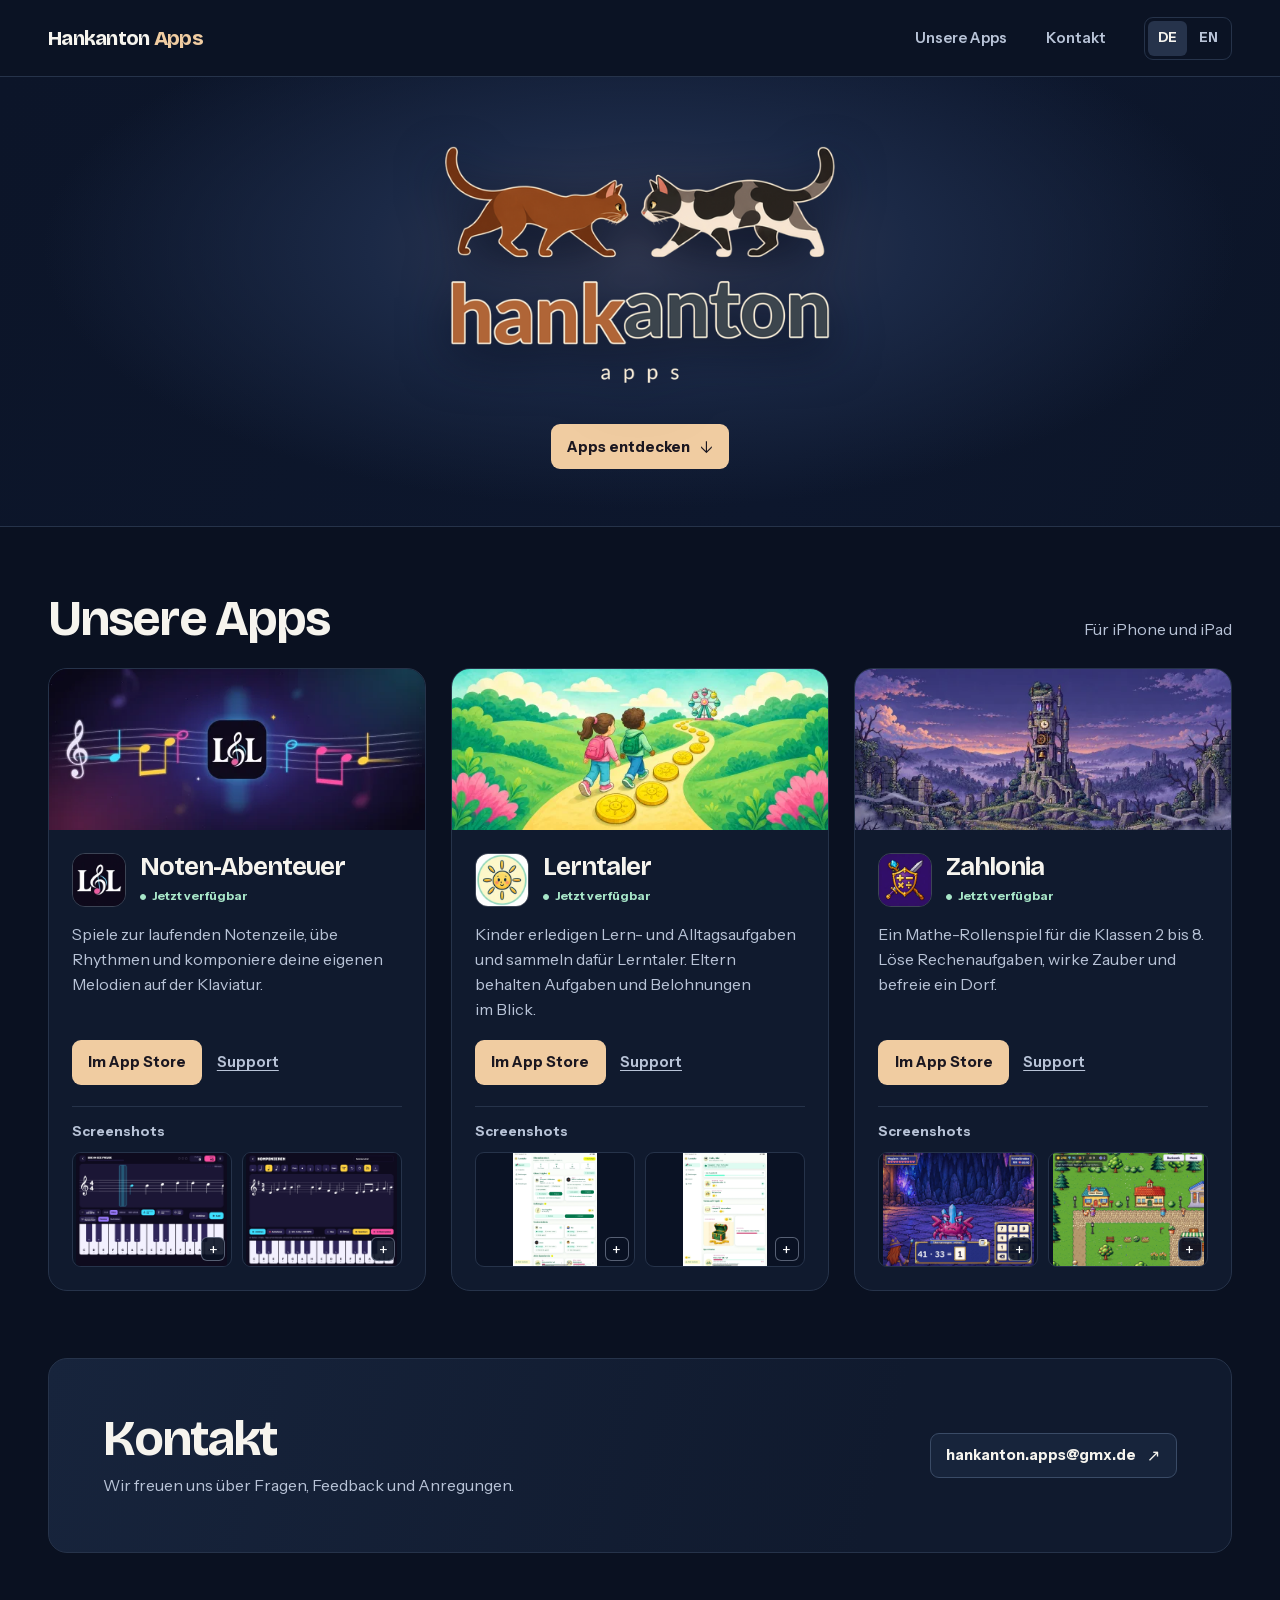
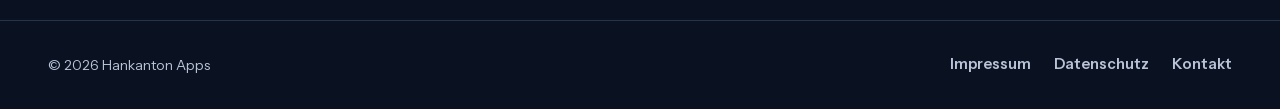
<file: index.html>
<!doctype html>
<html lang="de">
<head>
  <meta charset="utf-8">
  <meta name="viewport" content="width=device-width, initial-scale=1">
  <title>Hankanton Apps</title>
  <meta name="description" content="Entdecke die aktuellen und kommenden Apps von Hankanton Apps.">
  <meta name="theme-color" content="#0a1121">
  <link rel="canonical" href="https://hankanton-apps.de/">
  <link rel="alternate" hreflang="de" href="https://hankanton-apps.de/">
  <link rel="alternate" hreflang="en" href="https://hankanton-apps.de/en/">
  <link rel="alternate" hreflang="x-default" href="https://hankanton-apps.de/">
  <link rel="icon" type="image/png" href="./assets/brand/hankanton-apps.png">
  <link rel="stylesheet" href="./assets/site.css">
</head>
<body>
  <a class="skip button button-accent" href="#inhalt">Zum Inhalt springen</a>
  <header class="site-header">
    <div class="wrap">
      <a class="wordmark" href="./">Hankanton <span>Apps</span></a>
      <nav class="nav" aria-label="Hauptnavigation">
        <a href="./#apps">Unsere Apps</a>
        <a href="./#kontakt">Kontakt</a>
        <div class="languages" role="group" aria-label="Sprache">
          <a href="./" lang="de" hreflang="de" aria-label="Deutsch" aria-current="page">DE</a>
          <a href="./en/" lang="en" hreflang="en" aria-label="English">EN</a>
        </div>
      </nav>
    </div>
  </header>
  <main id="inhalt" tabindex="-1">
    <section class="hero" aria-labelledby="intro-title">
      <div class="wrap hero-inner">
        <h1 id="intro-title">
          <img src="./assets/brand/hankanton-apps.png" alt="Hankanton Apps" width="514" height="325" fetchpriority="high">
        </h1>
        <a class="button button-accent" href="#apps">Apps entdecken <span class="arrow" aria-hidden="true">↓</span></a>
      </div>
    </section>
    <section class="wrap apps" id="apps" aria-labelledby="apps-title">
      <div class="section-heading">
        <h2 id="apps-title">Unsere Apps</h2>
        <p>Für iPhone und iPad</p>
      </div>
      <div class="app-grid">
        <article class="app-card" aria-labelledby="noten-abenteuer">
          <img class="app-cover" src="./assets/noten-abenteuer/cover-520.webp"
            srcset="./assets/noten-abenteuer/cover-520.webp 520w, ./assets/noten-abenteuer/cover-1040.webp 1040w"
            sizes="(max-width: 570px) calc(100vw - 2rem), (max-width: 1080px) 47vw, 400px"
            width="520" height="223" alt="Bunte Musiknoten um das Logo von Noten-Abenteuer" decoding="async">
          <div class="app-body">
            <div class="app-title">
              <img class="app-icon" src="./assets/noten-abenteuer/icon.webp" alt="" width="54" height="54" decoding="async">
              <div>
                <h3 id="noten-abenteuer">Noten-Abenteuer</h3>
                <p class="status available">Jetzt verfügbar</p>
              </div>
            </div>
            <p class="app-description">Spiele zur laufenden Notenzeile, übe Rhythmen und komponiere deine eigenen Melodien auf der Klaviatur.</p>
            <div class="app-actions">
              <a class="button button-accent" href="https://apps.apple.com/de/app/id6821079795">Im App Store</a>
              <a class="text-link" href="https://hankanton.github.io/noten-abenteuer-support/">Support</a>
            </div>
            <div class="app-gallery">
              <p class="gallery-label">Screenshots</p>
              <div class="screens">
                <a href="./assets/noten-abenteuer/play-de.webp" aria-label="Vergrößern · Band-Modus mit Klaviatur">
                  <img src="./assets/noten-abenteuer/play-de.webp" alt="Band-Modus mit Klaviatur" width="1440" height="1080" loading="lazy" decoding="async">
                </a>
                <a href="./assets/noten-abenteuer/compose-de.webp" aria-label="Vergrößern · Eine Melodie komponieren">
                  <img src="./assets/noten-abenteuer/compose-de.webp" alt="Eine Melodie komponieren" width="1440" height="1080" loading="lazy" decoding="async">
                </a>
              </div>
            </div>
          </div>
        </article>
        <article class="app-card" aria-labelledby="lerntaler">
          <img class="app-cover" src="./assets/lerntaler/cover-520.webp"
            srcset="./assets/lerntaler/cover-520.webp 520w, ./assets/lerntaler/cover-1040.webp 1040w"
            sizes="(max-width: 570px) calc(100vw - 2rem), (max-width: 1080px) 47vw, 400px"
            width="520" height="223" alt="Zwei Kinder folgen einem Weg aus Lerntalern" decoding="async">
          <div class="app-body">
            <div class="app-title">
              <img class="app-icon" src="./assets/lerntaler/icon.webp" alt="" width="54" height="54" decoding="async">
              <div>
                <h3 id="lerntaler">Lerntaler</h3>
                <p class="status available">Jetzt verfügbar</p>
              </div>
            </div>
            <p class="app-description">Kinder erledigen Lern- und Alltagsaufgaben und sammeln dafür Lerntaler. Eltern behalten Aufgaben und Belohnungen im Blick.</p>
            <div class="app-actions">
              <a class="button button-accent" href="https://apps.apple.com/app/id6797849327">Im App Store</a>
              <a class="text-link" href="https://hankanton.github.io/lerntaler/">Support</a>
            </div>
            <div class="app-gallery">
              <p class="gallery-label">Screenshots</p>
              <div class="screens">
                <a href="./assets/lerntaler/parent-de.webp" aria-label="Vergrößern · Lerntaler aus Elternsicht">
                  <img src="./assets/lerntaler/parent-de.webp" alt="Lerntaler aus Elternsicht" width="900" height="1200" loading="lazy" decoding="async">
                </a>
                <a href="./assets/lerntaler/child-de.webp" aria-label="Vergrößern · Heutige Aufgaben aus Kindersicht">
                  <img src="./assets/lerntaler/child-de.webp" alt="Heutige Aufgaben aus Kindersicht" width="900" height="1200" loading="lazy" decoding="async">
                </a>
              </div>
            </div>
          </div>
        </article>
        <article class="app-card" aria-labelledby="zahlonia">
          <img class="app-cover" src="./assets/zahlonia/cover-520.webp"
            srcset="./assets/zahlonia/cover-520.webp 520w, ./assets/zahlonia/cover-1040.webp 1040w"
            sizes="(max-width: 570px) calc(100vw - 2rem), (max-width: 1080px) 47vw, 400px"
            width="520" height="223" alt="Der Zahlenturm über einem Tal in der Abenddämmerung" decoding="async">
          <div class="app-body">
            <div class="app-title">
              <img class="app-icon" src="./assets/zahlonia/icon.webp" alt="" width="54" height="54" decoding="async">
              <div>
                <h3 id="zahlonia">Zahlonia</h3>
                <p class="status available">Jetzt verfügbar</p>
              </div>
            </div>
            <p class="app-description">Ein Mathe-Rollenspiel für die Klassen 2 bis 8. Löse Rechenaufgaben, wirke Zauber und befreie ein Dorf.</p>
            <div class="app-actions">
              <a class="button button-accent" href="https://apps.apple.com/app/id6821342129">Im App Store</a>
              <a class="text-link" href="https://hankanton.github.io/zahlonia-support/">Support</a>
            </div>
            <div class="app-gallery">
              <p class="gallery-label">Screenshots</p>
              <div class="screens">
                <a href="./assets/zahlonia/maths-de.webp" aria-label="Vergrößern · Eine Rechenaufgabe im Kampf">
                  <img src="./assets/zahlonia/maths-de.webp" alt="Eine Rechenaufgabe im Kampf" width="1440" height="1080" loading="lazy" decoding="async">
                </a>
                <a href="./assets/zahlonia/village-de.webp" aria-label="Vergrößern · Das Dorf in Zahlonia">
                  <img src="./assets/zahlonia/village-de.webp" alt="Das Dorf in Zahlonia" width="1440" height="1080" loading="lazy" decoding="async">
                </a>
              </div>
            </div>
          </div>
        </article>
      </div>
    </section>
    <section class="wrap contact" id="kontakt" aria-labelledby="contact-title">
      <div>
        <h2 id="contact-title">Kontakt</h2>
        <p>Wir freuen uns über Fragen, Feedback und Anregungen.</p>
      </div>
      <a class="button" href="mailto:hankanton.apps@gmx.de">hankanton.apps@gmx.de <span class="arrow" aria-hidden="true">↗</span></a>
    </section>
  </main>
  <dialog class="viewer" aria-labelledby="viewer-caption">
    <form method="dialog" class="viewer-bar">
      <p id="viewer-caption"></p>
      <button class="button" type="submit" aria-label="Schließen" autofocus>×</button>
    </form>
    <img alt="">
  </dialog>
  <script src="./assets/gallery.js" defer></script>
  <footer class="site-footer">
    <div class="wrap">
      <small>© 2026 Hankanton Apps</small>
      <nav class="footer-links" aria-label="Rechtliche Informationen">
        <a href="impressum.html">Impressum</a>
        <a href="datenschutz.html">Datenschutz</a>
        <a href="./#kontakt">Kontakt</a>
      </nav>
    </div>
  </footer>
</body>
</html>
</file>
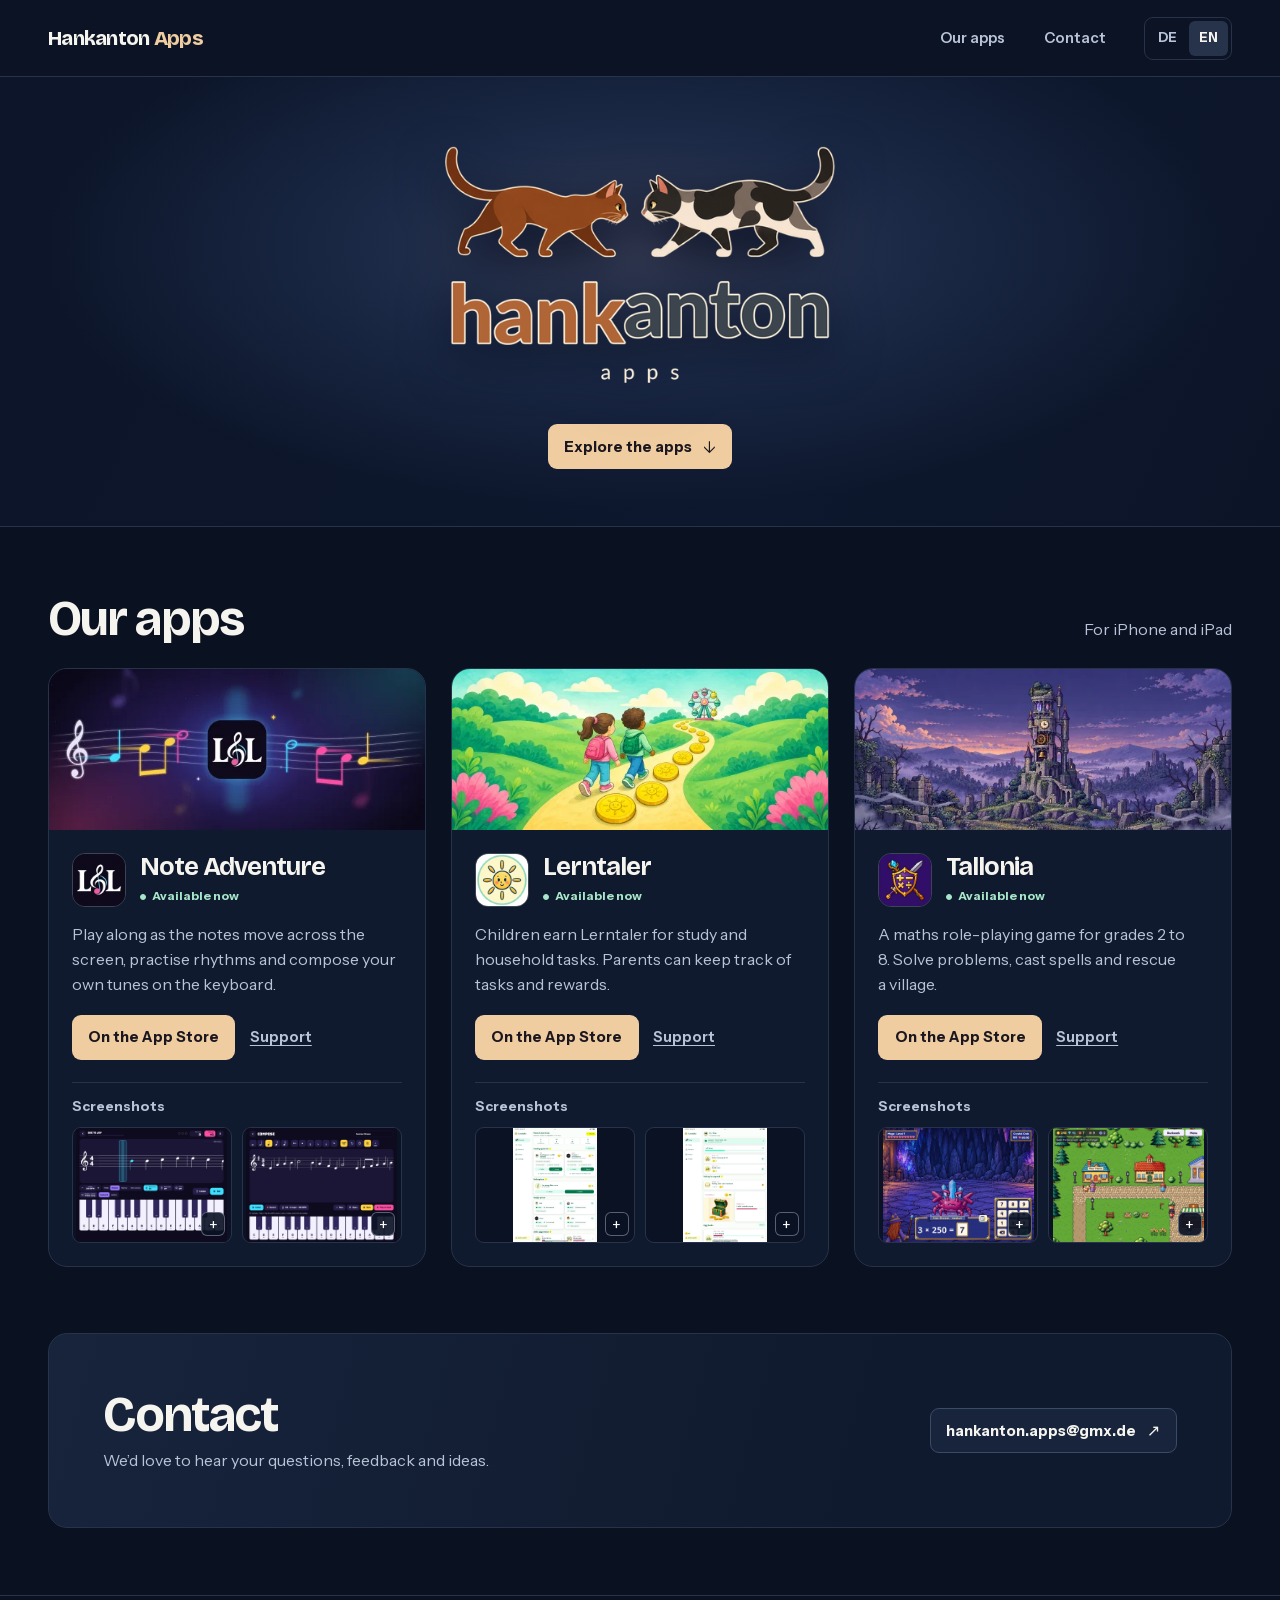
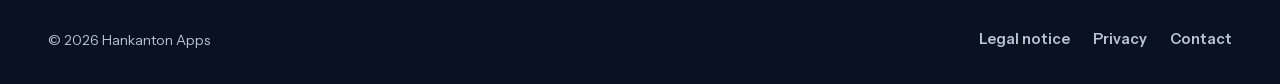
<file: en/index.html>
<!doctype html>
<html lang="en">
<head>
  <meta charset="utf-8">
  <meta name="viewport" content="width=device-width, initial-scale=1">
  <title>Hankanton Apps</title>
  <meta name="description" content="Explore current and upcoming releases from Hankanton Apps.">
  <meta name="theme-color" content="#0a1121">
  <link rel="canonical" href="https://hankanton-apps.de/en/">
  <link rel="alternate" hreflang="de" href="https://hankanton-apps.de/">
  <link rel="alternate" hreflang="en" href="https://hankanton-apps.de/en/">
  <link rel="alternate" hreflang="x-default" href="https://hankanton-apps.de/">
  <link rel="icon" type="image/png" href="../assets/brand/hankanton-apps.png">
  <link rel="stylesheet" href="../assets/site.css">
</head>
<body>
  <a class="skip button button-accent" href="#inhalt">Skip to content</a>
  <header class="site-header">
    <div class="wrap">
      <a class="wordmark" href="./">Hankanton <span>Apps</span></a>
      <nav class="nav" aria-label="Main navigation">
        <a href="./#apps">Our apps</a>
        <a href="./#kontakt">Contact</a>
        <div class="languages" role="group" aria-label="Language">
          <a href="../" lang="de" hreflang="de" aria-label="Deutsch">DE</a>
          <a href="../en/" lang="en" hreflang="en" aria-label="English" aria-current="page">EN</a>
        </div>
      </nav>
    </div>
  </header>
  <main id="inhalt" tabindex="-1">
    <section class="hero" aria-labelledby="intro-title">
      <div class="wrap hero-inner">
        <h1 id="intro-title">
          <img src="../assets/brand/hankanton-apps.png" alt="Hankanton Apps" width="514" height="325" fetchpriority="high">
        </h1>
        <a class="button button-accent" href="#apps">Explore the apps <span class="arrow" aria-hidden="true">↓</span></a>
      </div>
    </section>
    <section class="wrap apps" id="apps" aria-labelledby="apps-title">
      <div class="section-heading">
        <h2 id="apps-title">Our apps</h2>
        <p>For iPhone and iPad</p>
      </div>
      <div class="app-grid">
        <article class="app-card" aria-labelledby="noten-abenteuer">
          <img class="app-cover" src="../assets/noten-abenteuer/cover-520.webp"
            srcset="../assets/noten-abenteuer/cover-520.webp 520w, ../assets/noten-abenteuer/cover-1040.webp 1040w"
            sizes="(max-width: 570px) calc(100vw - 2rem), (max-width: 1080px) 47vw, 400px"
            width="520" height="223" alt="Colourful notes around the Note Adventure logo" decoding="async">
          <div class="app-body">
            <div class="app-title">
              <img class="app-icon" src="../assets/noten-abenteuer/icon.webp" alt="" width="54" height="54" decoding="async">
              <div>
                <h3 id="noten-abenteuer">Note Adventure</h3>
                <p class="status available">Available now</p>
              </div>
            </div>
            <p class="app-description">Play along as the notes move across the screen, practise rhythms and compose your own tunes on the keyboard.</p>
            <div class="app-actions">
              <a class="button button-accent" href="https://apps.apple.com/app/id6821079795">On the App Store</a>
              <a class="text-link" href="https://hankanton.github.io/noten-abenteuer-support/en/">Support</a>
            </div>
            <div class="app-gallery">
              <p class="gallery-label">Screenshots</p>
              <div class="screens">
                <a href="../assets/noten-abenteuer/play-en.webp" aria-label="Enlarge · Band mode with the keyboard">
                  <img src="../assets/noten-abenteuer/play-en.webp" alt="Band mode with the keyboard" width="1440" height="1080" loading="lazy" decoding="async">
                </a>
                <a href="../assets/noten-abenteuer/compose-en.webp" aria-label="Enlarge · Composing a melody">
                  <img src="../assets/noten-abenteuer/compose-en.webp" alt="Composing a melody" width="1440" height="1080" loading="lazy" decoding="async">
                </a>
              </div>
            </div>
          </div>
        </article>
        <article class="app-card" aria-labelledby="lerntaler">
          <img class="app-cover" src="../assets/lerntaler/cover-520.webp"
            srcset="../assets/lerntaler/cover-520.webp 520w, ../assets/lerntaler/cover-1040.webp 1040w"
            sizes="(max-width: 570px) calc(100vw - 2rem), (max-width: 1080px) 47vw, 400px"
            width="520" height="223" alt="Two children follow a path of Lerntaler coins" decoding="async">
          <div class="app-body">
            <div class="app-title">
              <img class="app-icon" src="../assets/lerntaler/icon.webp" alt="" width="54" height="54" decoding="async">
              <div>
                <h3 id="lerntaler">Lerntaler</h3>
                <p class="status available">Available now</p>
              </div>
            </div>
            <p class="app-description">Children earn Lerntaler for study and household tasks. Parents can keep track of tasks and rewards.</p>
            <div class="app-actions">
              <a class="button button-accent" href="https://apps.apple.com/app/id6797849327">On the App Store</a>
              <a class="text-link" href="https://hankanton.github.io/lerntaler/en/">Support</a>
            </div>
            <div class="app-gallery">
              <p class="gallery-label">Screenshots</p>
              <div class="screens">
                <a href="../assets/lerntaler/parent-en.webp" aria-label="Enlarge · The Lerntaler parent dashboard">
                  <img src="../assets/lerntaler/parent-en.webp" alt="The Lerntaler parent dashboard" width="900" height="1200" loading="lazy" decoding="async">
                </a>
                <a href="../assets/lerntaler/child-en.webp" aria-label="Enlarge · Today’s tasks in the child’s view">
                  <img src="../assets/lerntaler/child-en.webp" alt="Today’s tasks in the child’s view" width="900" height="1200" loading="lazy" decoding="async">
                </a>
              </div>
            </div>
          </div>
        </article>
        <article class="app-card" aria-labelledby="zahlonia">
          <img class="app-cover" src="../assets/zahlonia/cover-520.webp"
            srcset="../assets/zahlonia/cover-520.webp 520w, ../assets/zahlonia/cover-1040.webp 1040w"
            sizes="(max-width: 570px) calc(100vw - 2rem), (max-width: 1080px) 47vw, 400px"
            width="520" height="223" alt="The Number Tower overlooking a valley at dusk" decoding="async">
          <div class="app-body">
            <div class="app-title">
              <img class="app-icon" src="../assets/zahlonia/icon.webp" alt="" width="54" height="54" decoding="async">
              <div>
                <h3 id="zahlonia">Tallonia</h3>
                <p class="status available">Available now</p>
              </div>
            </div>
            <p class="app-description">A maths role-playing game for grades 2 to 8. Solve problems, cast spells and rescue a village.</p>
            <div class="app-actions">
              <a class="button button-accent" href="https://apps.apple.com/app/id6821342129">On the App Store</a>
              <a class="text-link" href="https://hankanton.github.io/zahlonia-support/en/">Support</a>
            </div>
            <div class="app-gallery">
              <p class="gallery-label">Screenshots</p>
              <div class="screens">
                <a href="../assets/zahlonia/maths-en.webp" aria-label="Enlarge · A maths problem during battle">
                  <img src="../assets/zahlonia/maths-en.webp" alt="A maths problem during battle" width="1440" height="1080" loading="lazy" decoding="async">
                </a>
                <a href="../assets/zahlonia/village-en.webp" aria-label="Enlarge · The village in Tallonia">
                  <img src="../assets/zahlonia/village-en.webp" alt="The village in Tallonia" width="1440" height="1080" loading="lazy" decoding="async">
                </a>
              </div>
            </div>
          </div>
        </article>
      </div>
    </section>
    <section class="wrap contact" id="kontakt" aria-labelledby="contact-title">
      <div>
        <h2 id="contact-title">Contact</h2>
        <p>We’d love to hear your questions, feedback and ideas.</p>
      </div>
      <a class="button" href="mailto:hankanton.apps@gmx.de">hankanton.apps@gmx.de <span class="arrow" aria-hidden="true">↗</span></a>
    </section>
  </main>
  <dialog class="viewer" aria-labelledby="viewer-caption">
    <form method="dialog" class="viewer-bar">
      <p id="viewer-caption"></p>
      <button class="button" type="submit" aria-label="Close" autofocus>×</button>
    </form>
    <img alt="">
  </dialog>
  <script src="../assets/gallery.js" defer></script>
  <footer class="site-footer">
    <div class="wrap">
      <small>© 2026 Hankanton Apps</small>
      <nav class="footer-links" aria-label="Legal information">
        <a href="legal-notice.html">Legal notice</a>
        <a href="privacy.html">Privacy</a>
        <a href="./#kontakt">Contact</a>
      </nav>
    </div>
  </footer>
</body>
</html>
</file>
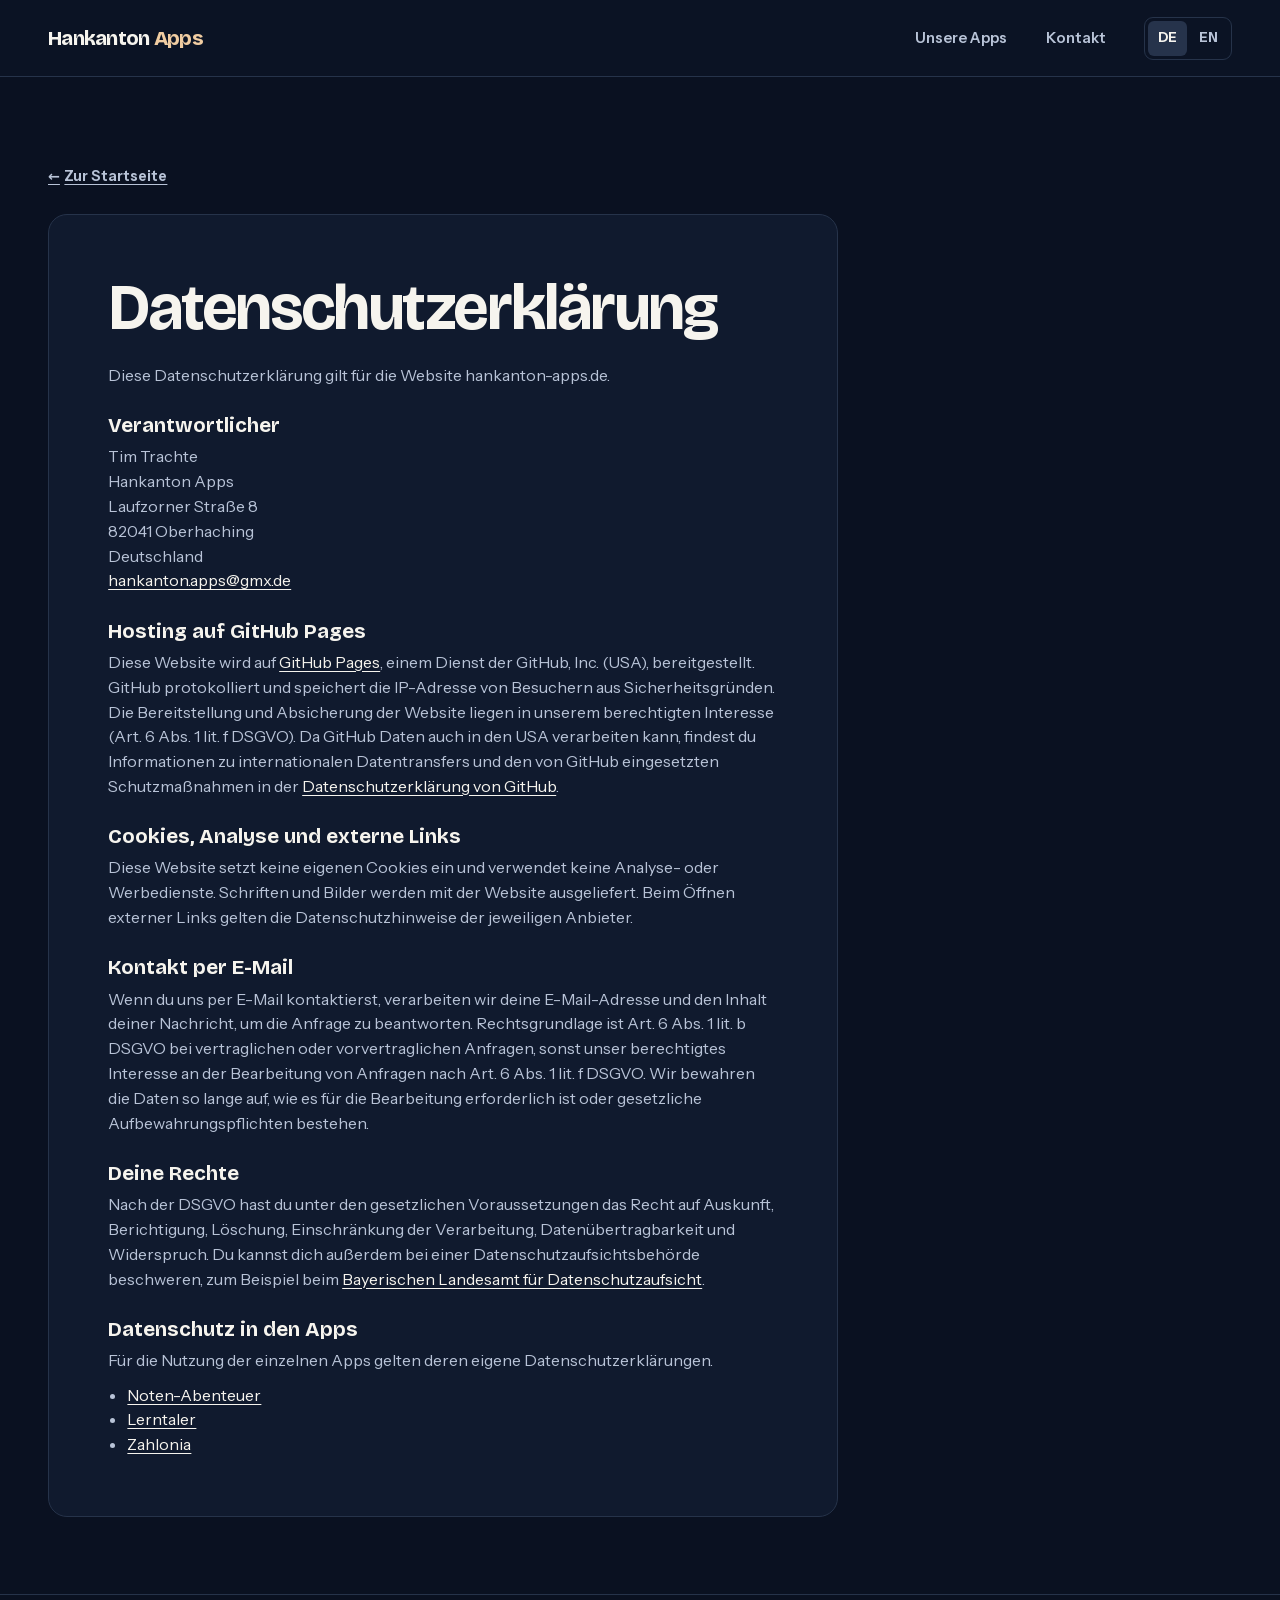
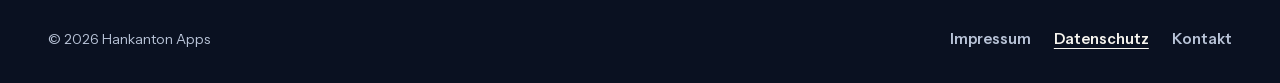
<file: datenschutz.html>
<!doctype html>
<html lang="de">
<head>
  <meta charset="utf-8">
  <meta name="viewport" content="width=device-width, initial-scale=1">
  <title>Datenschutzerklärung | Hankanton Apps</title>
  <meta name="description" content="Datenschutzerklärung · Hankanton Apps">
  <meta name="theme-color" content="#0a1121">
  <link rel="canonical" href="https://hankanton-apps.de/datenschutz.html">
  <link rel="alternate" hreflang="de" href="https://hankanton-apps.de/datenschutz.html">
  <link rel="alternate" hreflang="en" href="https://hankanton-apps.de/en/privacy.html">
  <link rel="alternate" hreflang="x-default" href="https://hankanton-apps.de/datenschutz.html">
  <link rel="icon" type="image/png" href="./assets/brand/hankanton-apps.png">
  <link rel="stylesheet" href="./assets/site.css">
</head>
<body>
  <a class="skip button button-accent" href="#inhalt">Zum Inhalt springen</a>
  <header class="site-header">
    <div class="wrap">
      <a class="wordmark" href="./">Hankanton <span>Apps</span></a>
      <nav class="nav" aria-label="Hauptnavigation">
        <a href="./#apps">Unsere Apps</a>
        <a href="./#kontakt">Kontakt</a>
        <div class="languages" role="group" aria-label="Sprache">
          <a href="./datenschutz.html" lang="de" hreflang="de" aria-label="Deutsch" aria-current="page">DE</a>
          <a href="./en/privacy.html" lang="en" hreflang="en" aria-label="English">EN</a>
        </div>
      </nav>
    </div>
  </header>
  <main class="wrap legal-main" id="inhalt" tabindex="-1">
    <a class="text-link" href="./"><span aria-hidden="true">←</span> Zur Startseite</a>
    <article class="legal">
      <h1>Datenschutzerklärung</h1>
      <p>Diese Datenschutzerklärung gilt für die Website hankanton-apps.de.</p>
      <h2>Verantwortlicher</h2>
      <address>
        Tim Trachte<br>
        Hankanton Apps<br>
        Laufzorner Straße 8<br>
        82041 Oberhaching<br>
        Deutschland
      </address>
      <p><a href="mailto:hankanton.apps@gmx.de">hankanton.apps@gmx.de</a></p>
      <h2>Hosting auf GitHub Pages</h2>
      <p>Diese Website wird auf <a href="https://docs.github.com/en/pages/getting-started-with-github-pages/what-is-github-pages">GitHub Pages</a>, einem Dienst der GitHub, Inc. (USA), bereitgestellt. GitHub protokolliert und speichert die IP-Adresse von Besuchern aus Sicherheitsgründen. Die Bereitstellung und Absicherung der Website liegen in unserem berechtigten Interesse (Art. 6 Abs. 1 lit. f DSGVO). Da GitHub Daten auch in den USA verarbeiten kann, findest du Informationen zu internationalen Datentransfers und den von GitHub eingesetzten Schutzmaßnahmen in der <a href="https://docs.github.com/en/site-policy/privacy-policies/github-general-privacy-statement">Datenschutzerklärung von GitHub</a>.</p>
      <h2>Cookies, Analyse und externe Links</h2>
      <p>Diese Website setzt keine eigenen Cookies ein und verwendet keine Analyse- oder Werbedienste. Schriften und Bilder werden mit der Website ausgeliefert. Beim Öffnen externer Links gelten die Datenschutzhinweise der jeweiligen Anbieter.</p>
      <h2>Kontakt per E-Mail</h2>
      <p>Wenn du uns per E-Mail kontaktierst, verarbeiten wir deine E-Mail-Adresse und den Inhalt deiner Nachricht, um die Anfrage zu beantworten. Rechtsgrundlage ist Art. 6 Abs. 1 lit. b DSGVO bei vertraglichen oder vorvertraglichen Anfragen, sonst unser berechtigtes Interesse an der Bearbeitung von Anfragen nach Art. 6 Abs. 1 lit. f DSGVO. Wir bewahren die Daten so lange auf, wie es für die Bearbeitung erforderlich ist oder gesetzliche Aufbewahrungspflichten bestehen.</p>
      <h2>Deine Rechte</h2>
      <p>Nach der DSGVO hast du unter den gesetzlichen Voraussetzungen das Recht auf Auskunft, Berichtigung, Löschung, Einschränkung der Verarbeitung, Datenübertragbarkeit und Widerspruch. Du kannst dich außerdem bei einer Datenschutzaufsichtsbehörde beschweren, zum Beispiel beim <a href="https://www.lda.bayern.de/">Bayerischen Landesamt für Datenschutzaufsicht</a>.</p>
      <h2>Datenschutz in den Apps</h2>
      <p>Für die Nutzung der einzelnen Apps gelten deren eigene Datenschutzerklärungen.</p>
      <ul>
        <li><a href="https://hankanton.github.io/noten-abenteuer-support/datenschutz.html">Noten-Abenteuer</a></li>
        <li><a href="https://hankanton.github.io/lerntaler/datenschutz.html">Lerntaler</a></li>
        <li><a href="https://hankanton.github.io/zahlonia-support/datenschutz.html">Zahlonia</a></li>
      </ul>
    </article>
  </main>
  <footer class="site-footer">
    <div class="wrap">
      <small>© 2026 Hankanton Apps</small>
      <nav class="footer-links" aria-label="Rechtliche Informationen">
        <a href="impressum.html">Impressum</a>
        <a href="datenschutz.html" aria-current="page">Datenschutz</a>
        <a href="./#kontakt">Kontakt</a>
      </nav>
    </div>
  </footer>
</body>
</html>
</file>
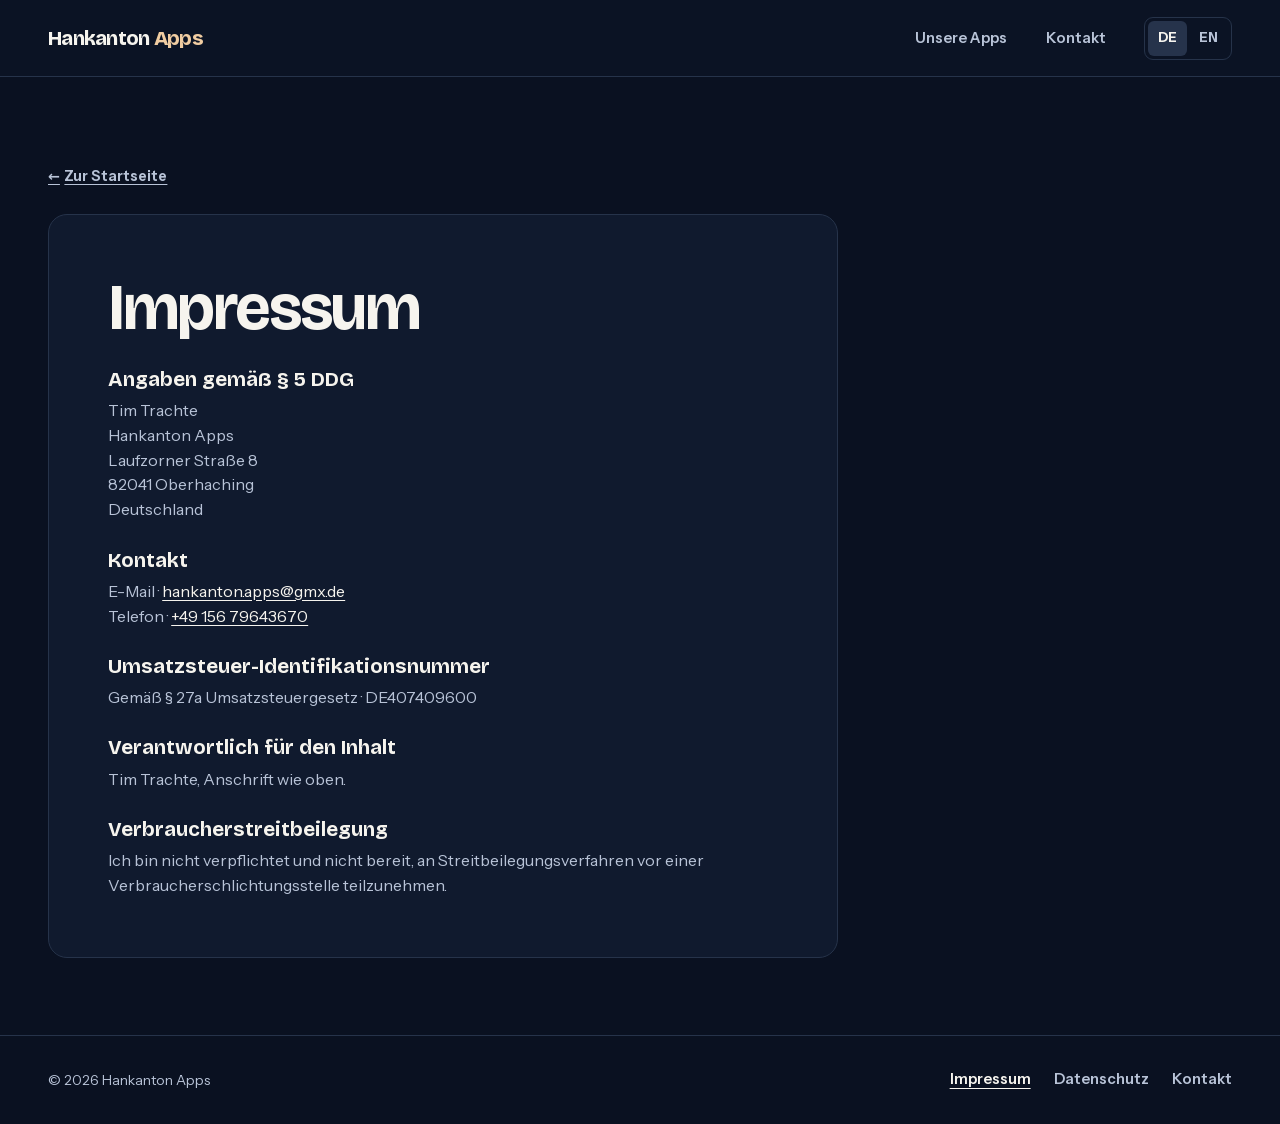
<file: impressum.html>
<!doctype html>
<html lang="de">
<head>
  <meta charset="utf-8">
  <meta name="viewport" content="width=device-width, initial-scale=1">
  <title>Impressum | Hankanton Apps</title>
  <meta name="description" content="Impressum · Hankanton Apps">
  <meta name="theme-color" content="#0a1121">
  <link rel="canonical" href="https://hankanton-apps.de/impressum.html">
  <link rel="alternate" hreflang="de" href="https://hankanton-apps.de/impressum.html">
  <link rel="alternate" hreflang="en" href="https://hankanton-apps.de/en/legal-notice.html">
  <link rel="alternate" hreflang="x-default" href="https://hankanton-apps.de/impressum.html">
  <link rel="icon" type="image/png" href="./assets/brand/hankanton-apps.png">
  <link rel="stylesheet" href="./assets/site.css">
</head>
<body>
  <a class="skip button button-accent" href="#inhalt">Zum Inhalt springen</a>
  <header class="site-header">
    <div class="wrap">
      <a class="wordmark" href="./">Hankanton <span>Apps</span></a>
      <nav class="nav" aria-label="Hauptnavigation">
        <a href="./#apps">Unsere Apps</a>
        <a href="./#kontakt">Kontakt</a>
        <div class="languages" role="group" aria-label="Sprache">
          <a href="./impressum.html" lang="de" hreflang="de" aria-label="Deutsch" aria-current="page">DE</a>
          <a href="./en/legal-notice.html" lang="en" hreflang="en" aria-label="English">EN</a>
        </div>
      </nav>
    </div>
  </header>
  <main class="wrap legal-main" id="inhalt" tabindex="-1">
    <a class="text-link" href="./"><span aria-hidden="true">←</span> Zur Startseite</a>
    <article class="legal">
      <h1>Impressum</h1>
      <h2>Angaben gemäß § 5 DDG</h2>
      <address>
        Tim Trachte<br>
        Hankanton Apps<br>
        Laufzorner Straße 8<br>
        82041 Oberhaching<br>
        Deutschland
      </address>
      <h2>Kontakt</h2>
      <p>E-Mail · <a href="mailto:hankanton.apps@gmx.de">hankanton.apps@gmx.de</a><br>
        Telefon · <a href="tel:+4915679643670">+49 156 79643670</a></p>
      <h2>Umsatzsteuer-Identifikationsnummer</h2>
      <p>Gemäß § 27a Umsatzsteuergesetz · DE407409600</p>
      <h2>Verantwortlich für den Inhalt</h2>
      <p>Tim Trachte, Anschrift wie oben.</p>
      <h2>Verbraucherstreitbeilegung</h2>
      <p>Ich bin nicht verpflichtet und nicht bereit, an Streitbeilegungsverfahren vor einer Verbraucherschlichtungsstelle teilzunehmen.</p>
    </article>
  </main>
  <footer class="site-footer">
    <div class="wrap">
      <small>© 2026 Hankanton Apps</small>
      <nav class="footer-links" aria-label="Rechtliche Informationen">
        <a href="impressum.html" aria-current="page">Impressum</a>
        <a href="datenschutz.html">Datenschutz</a>
        <a href="./#kontakt">Kontakt</a>
      </nav>
    </div>
  </footer>
</body>
</html>
</file>
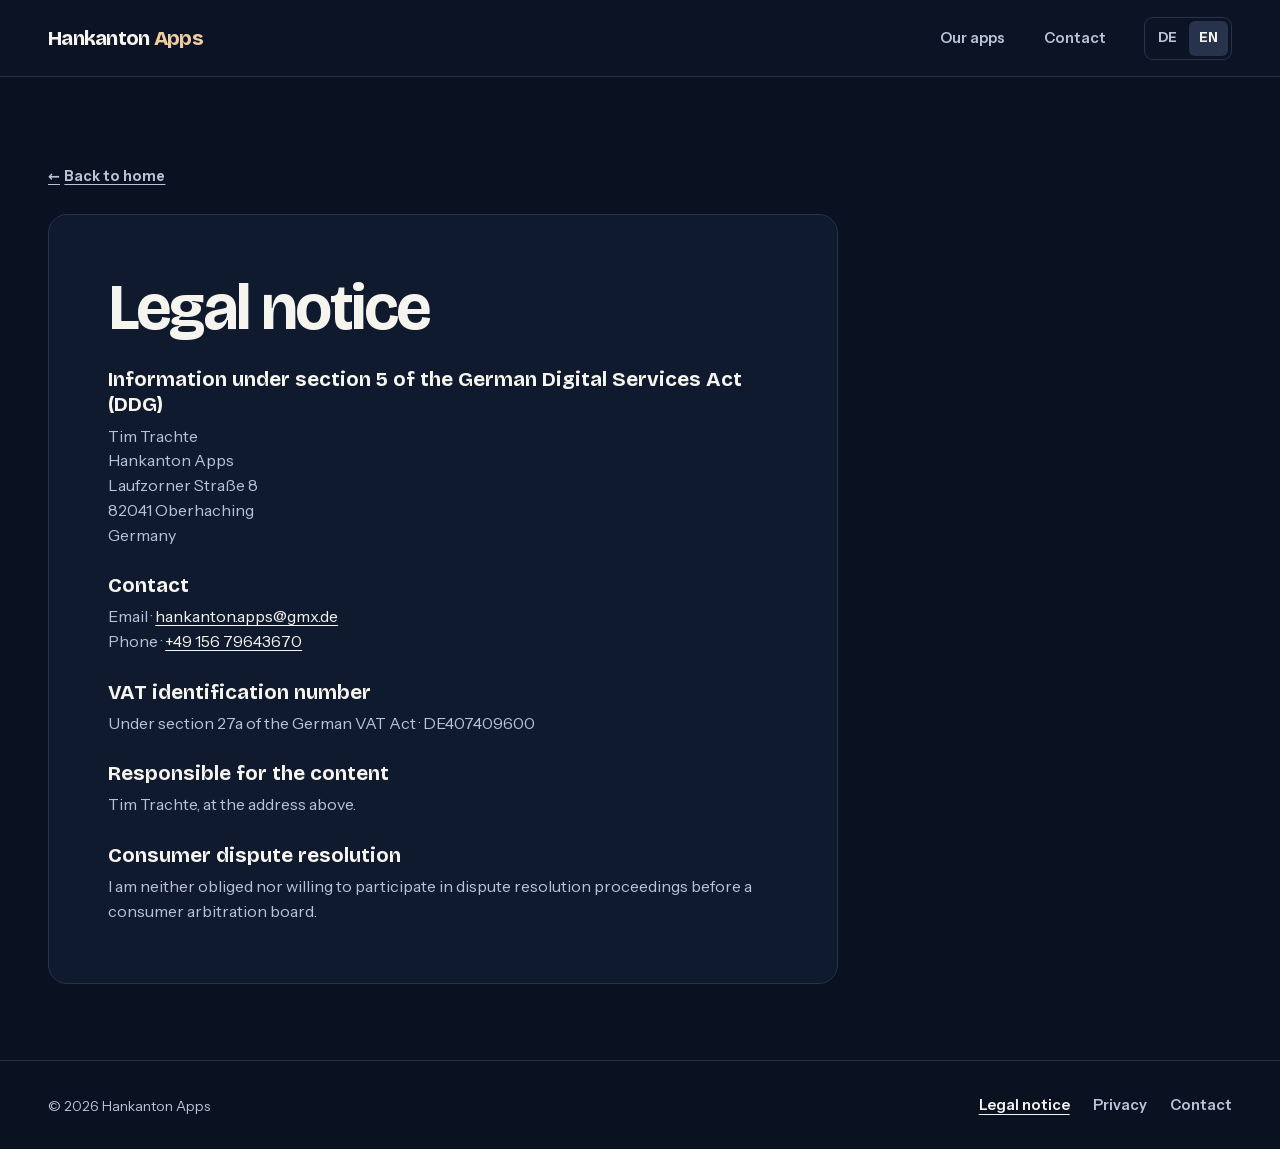
<file: en/legal-notice.html>
<!doctype html>
<html lang="en">
<head>
  <meta charset="utf-8">
  <meta name="viewport" content="width=device-width, initial-scale=1">
  <title>Legal notice | Hankanton Apps</title>
  <meta name="description" content="Legal notice · Hankanton Apps">
  <meta name="theme-color" content="#0a1121">
  <link rel="canonical" href="https://hankanton-apps.de/en/legal-notice.html">
  <link rel="alternate" hreflang="de" href="https://hankanton-apps.de/impressum.html">
  <link rel="alternate" hreflang="en" href="https://hankanton-apps.de/en/legal-notice.html">
  <link rel="alternate" hreflang="x-default" href="https://hankanton-apps.de/impressum.html">
  <link rel="icon" type="image/png" href="../assets/brand/hankanton-apps.png">
  <link rel="stylesheet" href="../assets/site.css">
</head>
<body>
  <a class="skip button button-accent" href="#inhalt">Skip to content</a>
  <header class="site-header">
    <div class="wrap">
      <a class="wordmark" href="./">Hankanton <span>Apps</span></a>
      <nav class="nav" aria-label="Main navigation">
        <a href="./#apps">Our apps</a>
        <a href="./#kontakt">Contact</a>
        <div class="languages" role="group" aria-label="Language">
          <a href="../impressum.html" lang="de" hreflang="de" aria-label="Deutsch">DE</a>
          <a href="../en/legal-notice.html" lang="en" hreflang="en" aria-label="English" aria-current="page">EN</a>
        </div>
      </nav>
    </div>
  </header>
  <main class="wrap legal-main" id="inhalt" tabindex="-1">
    <a class="text-link" href="./"><span aria-hidden="true">←</span> Back to home</a>
    <article class="legal">
      <h1>Legal notice</h1>
      <h2>Information under section 5 of the German Digital Services Act (DDG)</h2>
      <address>
        Tim Trachte<br>
        Hankanton Apps<br>
        Laufzorner Straße 8<br>
        82041 Oberhaching<br>
        Germany
      </address>
      <h2>Contact</h2>
      <p>Email · <a href="mailto:hankanton.apps@gmx.de">hankanton.apps@gmx.de</a><br>
        Phone · <a href="tel:+4915679643670">+49 156 79643670</a></p>
      <h2>VAT identification number</h2>
      <p>Under section 27a of the German VAT Act · DE407409600</p>
      <h2>Responsible for the content</h2>
      <p>Tim Trachte, at the address above.</p>
      <h2>Consumer dispute resolution</h2>
      <p>I am neither obliged nor willing to participate in dispute resolution proceedings before a consumer arbitration board.</p>
    </article>
  </main>
  <footer class="site-footer">
    <div class="wrap">
      <small>© 2026 Hankanton Apps</small>
      <nav class="footer-links" aria-label="Legal information">
        <a href="legal-notice.html" aria-current="page">Legal notice</a>
        <a href="privacy.html">Privacy</a>
        <a href="./#kontakt">Contact</a>
      </nav>
    </div>
  </footer>
</body>
</html>
</file>
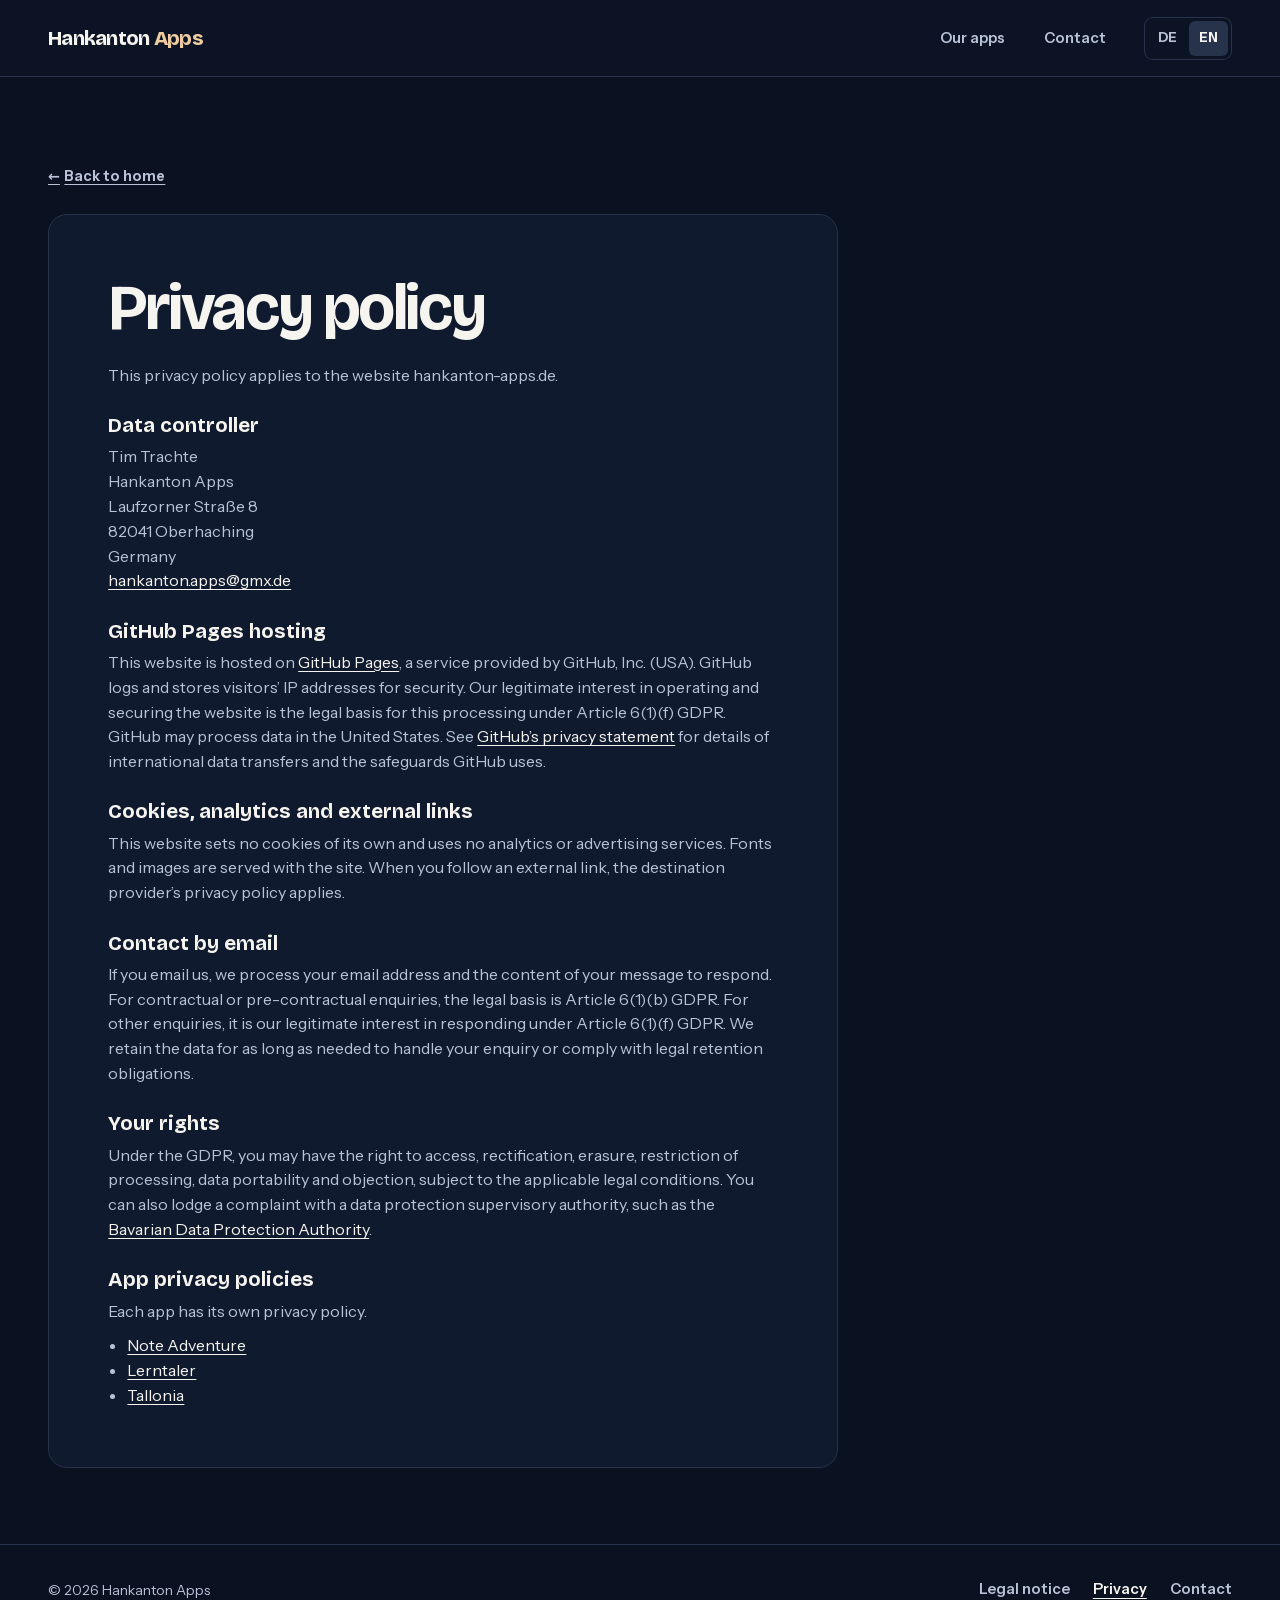
<file: en/privacy.html>
<!doctype html>
<html lang="en">
<head>
  <meta charset="utf-8">
  <meta name="viewport" content="width=device-width, initial-scale=1">
  <title>Privacy policy | Hankanton Apps</title>
  <meta name="description" content="Privacy policy · Hankanton Apps">
  <meta name="theme-color" content="#0a1121">
  <link rel="canonical" href="https://hankanton-apps.de/en/privacy.html">
  <link rel="alternate" hreflang="de" href="https://hankanton-apps.de/datenschutz.html">
  <link rel="alternate" hreflang="en" href="https://hankanton-apps.de/en/privacy.html">
  <link rel="alternate" hreflang="x-default" href="https://hankanton-apps.de/datenschutz.html">
  <link rel="icon" type="image/png" href="../assets/brand/hankanton-apps.png">
  <link rel="stylesheet" href="../assets/site.css">
</head>
<body>
  <a class="skip button button-accent" href="#inhalt">Skip to content</a>
  <header class="site-header">
    <div class="wrap">
      <a class="wordmark" href="./">Hankanton <span>Apps</span></a>
      <nav class="nav" aria-label="Main navigation">
        <a href="./#apps">Our apps</a>
        <a href="./#kontakt">Contact</a>
        <div class="languages" role="group" aria-label="Language">
          <a href="../datenschutz.html" lang="de" hreflang="de" aria-label="Deutsch">DE</a>
          <a href="../en/privacy.html" lang="en" hreflang="en" aria-label="English" aria-current="page">EN</a>
        </div>
      </nav>
    </div>
  </header>
  <main class="wrap legal-main" id="inhalt" tabindex="-1">
    <a class="text-link" href="./"><span aria-hidden="true">←</span> Back to home</a>
    <article class="legal">
      <h1>Privacy policy</h1>
      <p>This privacy policy applies to the website hankanton-apps.de.</p>
      <h2>Data controller</h2>
      <address>
        Tim Trachte<br>
        Hankanton Apps<br>
        Laufzorner Straße 8<br>
        82041 Oberhaching<br>
        Germany
      </address>
      <p><a href="mailto:hankanton.apps@gmx.de">hankanton.apps@gmx.de</a></p>
      <h2>GitHub Pages hosting</h2>
      <p>This website is hosted on <a href="https://docs.github.com/en/pages/getting-started-with-github-pages/what-is-github-pages">GitHub Pages</a>, a service provided by GitHub, Inc. (USA). GitHub logs and stores visitors’ IP addresses for security. Our legitimate interest in operating and securing the website is the legal basis for this processing under Article 6(1)(f) GDPR. GitHub may process data in the United States. See <a href="https://docs.github.com/en/site-policy/privacy-policies/github-general-privacy-statement">GitHub’s privacy statement</a> for details of international data transfers and the safeguards GitHub uses.</p>
      <h2>Cookies, analytics and external links</h2>
      <p>This website sets no cookies of its own and uses no analytics or advertising services. Fonts and images are served with the site. When you follow an external link, the destination provider’s privacy policy applies.</p>
      <h2>Contact by email</h2>
      <p>If you email us, we process your email address and the content of your message to respond. For contractual or pre-contractual enquiries, the legal basis is Article 6(1)(b) GDPR. For other enquiries, it is our legitimate interest in responding under Article 6(1)(f) GDPR. We retain the data for as long as needed to handle your enquiry or comply with legal retention obligations.</p>
      <h2>Your rights</h2>
      <p>Under the GDPR, you may have the right to access, rectification, erasure, restriction of processing, data portability and objection, subject to the applicable legal conditions. You can also lodge a complaint with a data protection supervisory authority, such as the <a href="https://www.lda.bayern.de/">Bavarian Data Protection Authority</a>.</p>
      <h2>App privacy policies</h2>
      <p>Each app has its own privacy policy.</p>
      <ul>
        <li><a href="https://hankanton.github.io/noten-abenteuer-support/en/privacy.html">Note Adventure</a></li>
        <li><a href="https://hankanton.github.io/lerntaler/en/privacy.html">Lerntaler</a></li>
        <li><a href="https://hankanton.github.io/zahlonia-support/en/privacy.html">Tallonia</a></li>
      </ul>
    </article>
  </main>
  <footer class="site-footer">
    <div class="wrap">
      <small>© 2026 Hankanton Apps</small>
      <nav class="footer-links" aria-label="Legal information">
        <a href="legal-notice.html">Legal notice</a>
        <a href="privacy.html" aria-current="page">Privacy</a>
        <a href="./#kontakt">Contact</a>
      </nav>
    </div>
  </footer>
</body>
</html>
</file>
<file: assets/site.css>
@font-face {
  font-family: "Bricolage Grotesque";
  src: url("fonts/bricolage-grotesque.woff2") format("woff2");
  font-weight: 400 800;
  font-display: swap;
}

@font-face {
  font-family: "Instrument Sans";
  src: url("fonts/instrument-sans.woff2") format("woff2");
  font-weight: 400 700;
  font-display: swap;
}

:root {
  color-scheme: dark;
  --navy: #0a1121;
  --panel: #101a2e;
  --line: #26334a;
  --text: #f6f4ee;
  --muted: #b8c3d7;
  --gold: #f0cca1;
  --display: "Bricolage Grotesque", system-ui, sans-serif;
  --body: "Instrument Sans", system-ui, sans-serif;
}

*, *::before, *::after { box-sizing: border-box; }

body {
  margin: 0;
  background: var(--navy);
  color: var(--text);
  font: 1rem/1.55 var(--body);
  -webkit-font-smoothing: antialiased;
}

img { display: block; max-width: 100%; }
a { color: inherit; }
a:focus-visible, button:focus-visible { outline: 2px solid var(--gold); outline-offset: 5px; }
h1, h2, h3, p { margin: 0; }
h1, h2, h3 { font-family: var(--display); }
button { font: inherit; }

.wrap {
  width: min(1264px, calc(100% - 6rem));
  margin-inline: auto;
}

.skip {
  position: absolute;
  z-index: 2;
  top: 0;
  left: 1rem;
  transform: translateY(-160%);
}

.skip:focus { transform: translateY(.6rem); }

.site-header {
  background: #0b1324;
  border-bottom: 1px solid var(--line);
}

.site-header .wrap {
  display: flex;
  align-items: center;
  justify-content: space-between;
  min-height: 76px;
  gap: 1rem;
}

.wordmark {
  font: 750 1.27rem/1 var(--display);
  letter-spacing: -.035em;
  text-decoration: none;
  white-space: nowrap;
}

.wordmark span { color: var(--gold); }

.nav, .languages {
  display: flex;
  align-items: center;
}

.nav { gap: clamp(1rem, 3vw, 2.6rem); }

.nav > a, .footer-links a {
  color: var(--muted);
  font-size: .92rem;
  font-weight: 600;
  text-decoration: none;
}

.nav a:hover, .footer-links a:hover { color: var(--text); }

.languages {
  gap: 2px;
  padding: 3px;
  border: 1px solid var(--line);
  border-radius: 9px;
}

.languages a {
  display: grid;
  place-items: center;
  min-width: 39px;
  min-height: 35px;
  border-radius: 6px;
  color: var(--muted);
  font-size: .79rem;
  font-weight: 700;
  text-decoration: none;
}

.languages a[aria-current="page"] {
  background: #26334b;
  color: var(--text);
}

.hero {
  text-align: center;
  background:
    radial-gradient(ellipse at 50% 38%, #353c55 0, #1b2946 30%, transparent 66%),
    linear-gradient(115deg, #0c1529, #0d172d 65%, #0c1528);
  border-bottom: 1px solid var(--line);
}

.hero-inner {
  padding-block: clamp(2rem, 4.4vw, 4rem);
}

.hero h1 {
  width: clamp(12.5rem, 51vw, 26rem);
  margin-inline: auto;
}

.hero img {
  width: 100%;
  height: auto;
  filter: drop-shadow(0 16px 24px #060c1dc2);
}

.hero .button { margin-top: clamp(1.15rem, 2.3vw, 1.75rem); }

.button {
  display: inline-flex;
  align-items: center;
  justify-content: center;
  gap: .65rem;
  min-height: 45px;
  padding: .6rem .95rem;
  border: 1px solid #3a4b66;
  border-radius: 9px;
  background: #17243b;
  color: var(--text);
  font-size: .91rem;
  font-weight: 700;
  line-height: 1.25;
  text-decoration: none;
}

.button:hover { background: #22324d; }

.button-accent {
  background: var(--gold);
  border-color: transparent;
  color: #1b1720;
}

.button-accent:hover { background: #ffe0ba; }

.arrow { font-size: 1.12em; font-weight: 400; }

.apps { padding-block: clamp(3rem, 5.2vw, 5rem); }

.section-heading {
  display: flex;
  justify-content: space-between;
  align-items: baseline;
  flex-wrap: wrap;
  column-gap: 2rem;
  row-gap: .3rem;
  margin-bottom: 1.45rem;
}

.section-heading h2, .contact h2 {
  font-size: clamp(2.1rem, 4vw, 3.1rem);
  letter-spacing: -.038em;
  line-height: 1.04;
}

.section-heading p, .contact p { color: var(--muted); }

.app-grid {
  display: grid;
  grid-template-columns: repeat(3, minmax(0, 1fr));
  gap: clamp(1rem, 2vw, 1.6rem);
}

.app-card {
  display: flex;
  flex-direction: column;
  overflow: hidden;
  border: 1px solid var(--line);
  border-radius: 19px;
  background: var(--panel);
}

.app-cover {
  width: 100%;
  height: auto;
  aspect-ratio: 3840 / 1646;
  object-fit: cover;
  background: #182440;
}

.app-body {
  display: flex;
  flex: 1;
  flex-direction: column;
  align-items: stretch;
  padding: clamp(.95rem, 1.8vw, 1.5rem);
}

.app-title {
  display: flex;
  gap: .85rem;
  align-items: center;
}

.app-icon {
  flex: none;
  border: 1px solid #ffffff2f;
  border-radius: 13px;
  width: 54px;
  height: 54px;
}

.app-title h3 {
  font-size: clamp(1.23rem, 2vw, 1.66rem);
  line-height: 1.12;
  letter-spacing: -.04em;
}

.status {
  display: inline-flex;
  margin-top: .3rem;
  align-items: center;
  gap: .36rem;
  color: #f0cca1;
  font-size: .76rem;
  font-weight: 700;
}

.status::before {
  content: "";
  width: .4rem;
  height: .4rem;
  border: 1px solid currentColor;
  border-radius: 50%;
}

.status.available { color: #a7e6c8; }
.status.available::before { background: currentColor; }

.app-description {
  margin-block: .95rem 1.15rem;
  color: var(--muted);
  text-wrap: pretty;
}

.app-actions {
  display: flex;
  align-items: center;
  flex-wrap: wrap;
  gap: .5rem .9rem;
  margin-top: auto;
}

.text-link {
  display: inline-flex;
  align-items: center;
  gap: .28rem;
  min-height: 38px;
  color: var(--muted);
  font-size: .89rem;
  font-weight: 650;
  text-underline-offset: .24em;
}

.text-link:hover { color: var(--text); }

.app-gallery {
  margin-top: 1.35rem;
  padding-top: .85rem;
  border-top: 1px solid var(--line);
}

.gallery-label {
  margin-bottom: .65rem;
  color: var(--muted);
  font-size: .84rem;
  font-weight: 700;
}

.screens {
  display: grid;
  grid-template-columns: 1fr 1fr;
  gap: .65rem;
}

.screens a {
  position: relative;
  display: grid;
  place-items: center;
  height: clamp(5.5rem, 9vw, 8rem);
  border: 1px solid var(--line);
  border-radius: 9px;
  background: #0a1224;
}

.screens a:hover { border-color: var(--gold); }
.screens img { width: 100%; height: 100%; min-height: 0; object-fit: contain; border-radius: 8px; }

.screens a::after {
  content: "+";
  position: absolute;
  inset: auto .32rem .32rem auto;
  display: grid;
  place-items: center;
  width: 1.5rem;
  height: 1.5rem;
  border: 1px solid #aebad178;
  border-radius: 6px;
  color: white;
  background: #0a1224e8;
  line-height: 1;
}

.contact {
  display: flex;
  align-items: center;
  justify-content: space-between;
  gap: 1.25rem 2rem;
  padding: clamp(1.5rem, 4.3vw, 3.4rem);
  margin-bottom: clamp(3rem, 5.2vw, 5rem);
  background: linear-gradient(105deg, #17243c, #101a2e 70%);
  border: 1px solid var(--line);
  border-radius: 19px;
}

.contact h2 { margin-bottom: .5rem; }
.contact .button {
  flex-shrink: 0;
  max-width: 100%;
  overflow-wrap: anywhere;
}

.site-footer { border-top: 1px solid var(--line); }

.site-footer .wrap {
  display: flex;
  justify-content: space-between;
  align-items: center;
  flex-wrap: wrap;
  gap: .75rem 1.5rem;
  min-height: 88px;
  padding-block: 1.1rem;
}

.site-footer small { color: var(--muted); font-size: .87rem; }
.footer-links { display: flex; gap: .7rem 1.45rem; flex-wrap: wrap; }
.footer-links a[aria-current="page"] { color: var(--text); text-decoration: underline; text-underline-offset: .25em; }

.legal-main { padding-block: clamp(2rem, 6vw, 5rem); }

.legal-main .text-link { min-height: 44px; margin-bottom: 1rem; }

.legal {
  max-width: 790px;
  padding: clamp(1.4rem, 5vw, 3.7rem);
  border: 1px solid var(--line);
  border-radius: 19px;
  background: var(--panel);
}

.legal h1 {
  margin-bottom: 1.35rem;
  font-size: clamp(2.25rem, 6vw, 4rem);
  line-height: 1.05;
  letter-spacing: -.038em;
  overflow-wrap: anywhere;
}

.legal h2 {
  margin: 1.6rem 0 .35rem;
  font-size: 1.28rem;
  line-height: 1.25;
}

.legal p, .legal address, .legal li { color: var(--muted); }
.legal p + p { margin-top: .75rem; }
.legal address { font-style: normal; }
.legal ul { margin: .6rem 0 0; padding-left: 1.2rem; }
.legal a { color: var(--text); text-underline-offset: .2em; overflow-wrap: anywhere; }
.legal a:hover { color: var(--gold); }

.viewer {
  width: min(1100px, calc(100% - 1.5rem));
  max-width: none;
  max-height: calc(100% - 1.5rem);
  padding: 0;
  border: 1px solid #435573;
  border-radius: 15px;
  color: var(--text);
  background: var(--panel);
}

.viewer::backdrop { background: #030712e6; }
body:has(.viewer[open]) { overflow: hidden; }

.viewer-bar {
  display: flex;
  justify-content: space-between;
  align-items: center;
  gap: 1rem;
  padding: .65rem .85rem .65rem 1.15rem;
  border-bottom: 1px solid var(--line);
  font-weight: 700;
}

.viewer-bar button { min-width: 44px; padding: .25rem; font-size: 1.3rem; }
.viewer img { width: 100%; max-height: calc(100dvh - 6rem); object-fit: contain; }

@media (max-width: 1080px) {
  .wrap { width: calc(100% - 4rem); }
  .app-grid { grid-template-columns: repeat(2, minmax(0, 1fr)); }
  .app-title h3 { font-size: 1.55rem; }
}

@media (max-width: 740px) {
  .wrap { width: calc(100% - 2.5rem); }
  .site-header .wrap { min-height: 63px; }
  .contact { align-items: flex-start; flex-direction: column; }
}

@media (max-width: 570px) {
  .app-grid { grid-template-columns: minmax(0, 1fr); }
  .app-body { padding: 1.15rem; }
  .screens a { height: clamp(6.6rem, 28vw, 9rem); }
}

@media (max-width: 420px) {
  .nav > a { display: none; }
  .wrap { width: calc(100% - 2rem); }
}

@media (prefers-reduced-motion: no-preference) {
  .button, .screens a, .nav a, .footer-links a { transition: background-color .18s, border-color .18s, color .18s; }
}
</file>
